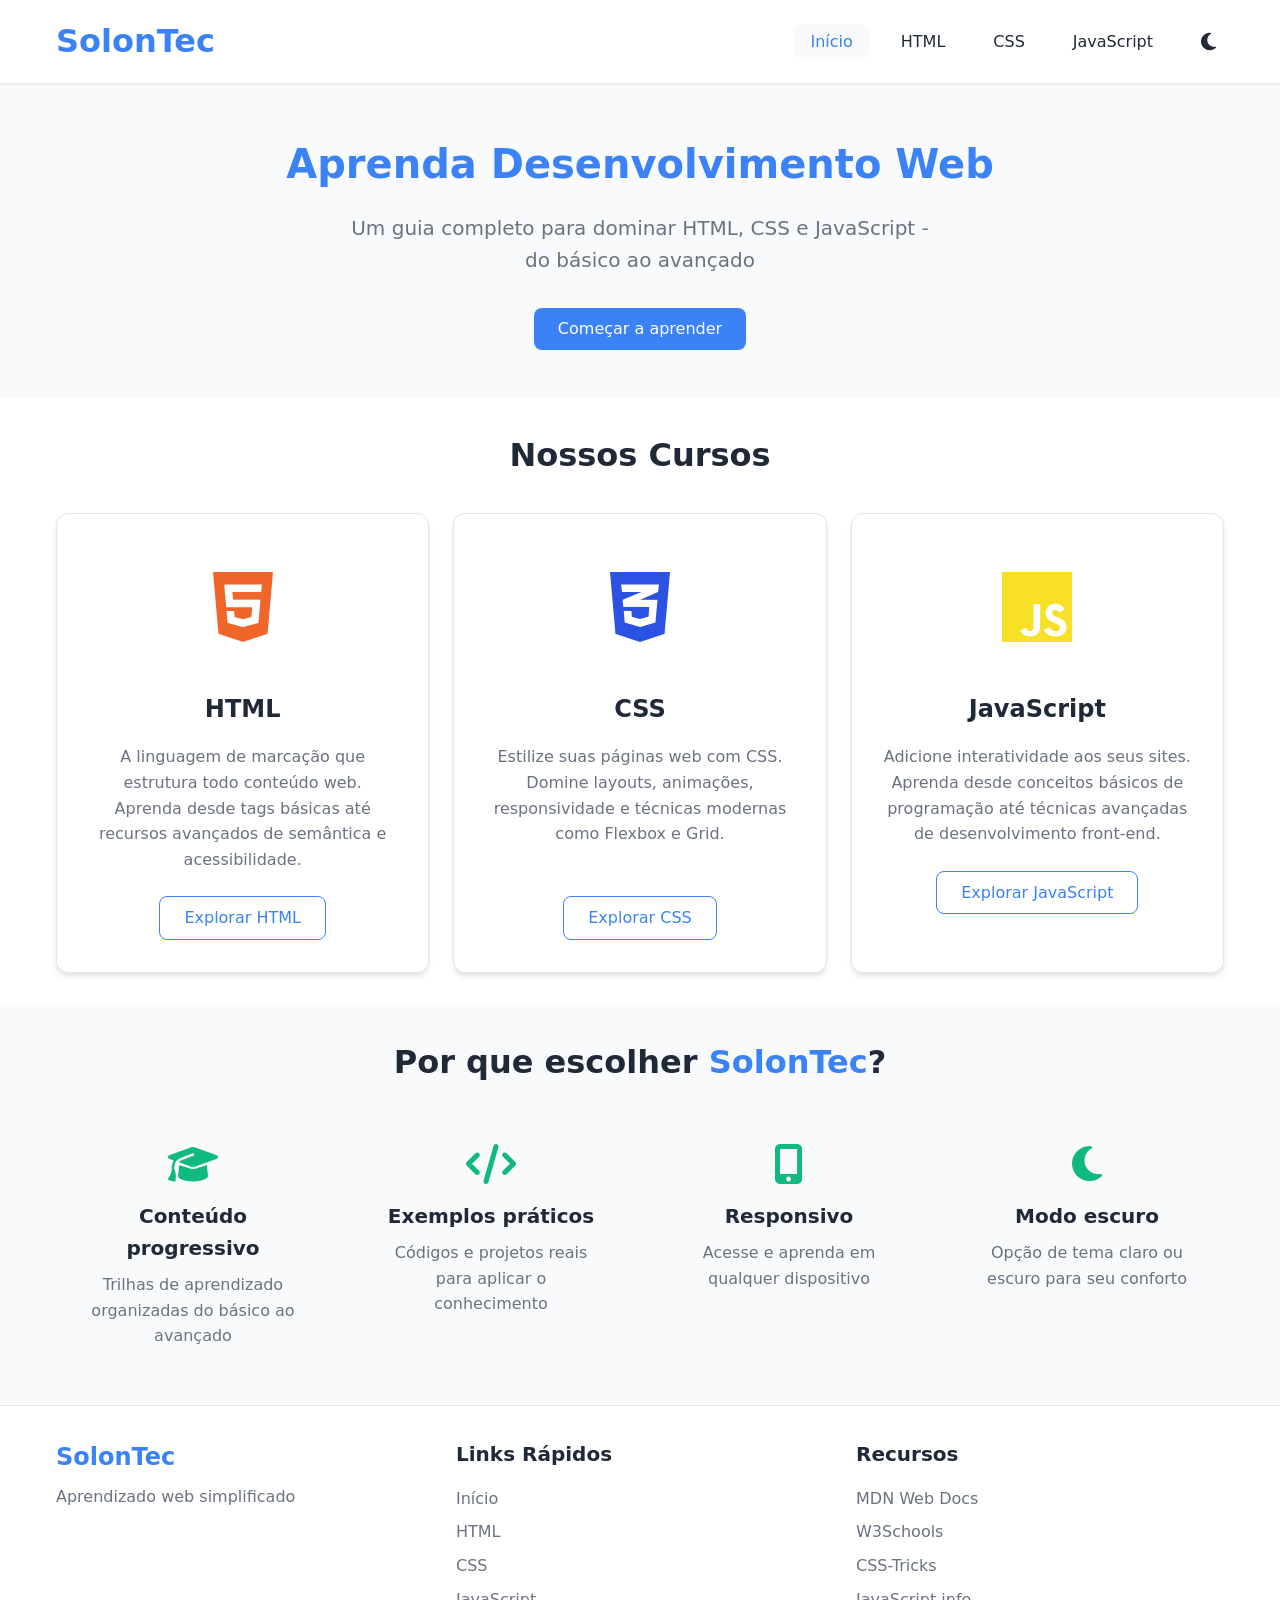
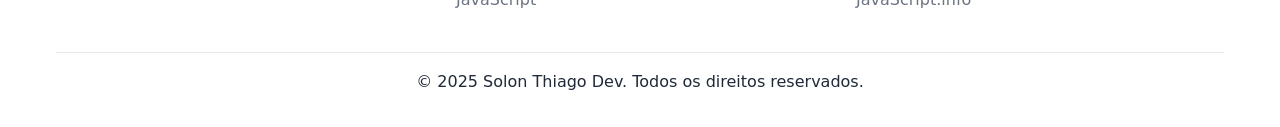
<file: index.html>
<!DOCTYPE html>
<html lang="pt-br">
<head>
    <meta charset="UTF-8">
    <meta name="viewport" content="width=device-width, initial-scale=1.0">
    <title>SolonTec - Aprenda Desenvolvimento Web</title>
    <link rel="stylesheet" href="style.css">
    <link rel="stylesheet" href="https://cdnjs.cloudflare.com/ajax/libs/font-awesome/6.4.0/css/all.min.css">
</head>
<body>
    <header class="header">
        <div class="container">
            <div class="logo">
                <h1><a href="index.html">SolonTec</a></h1>
            </div>
            <nav class="main-nav">
                <button class="menu-toggle" aria-label="Abrir menu">
                    <i class="fas fa-bars"></i>
                </button>
                <ul class="nav-list">
                    <li><a href="index.html" class="active">Início</a></li>
                    <li><a href="html.html">HTML</a></li>
                    <li><a href="css.html">CSS</a></li>
                    <li><a href="javascript.html">JavaScript</a></li>
                </ul>
                <button class="theme-toggle" aria-label="Alternar tema claro/escuro">
                    <i class="fas fa-moon"></i>
                </button>
            </nav>
        </div>
    </header>

    <main>
        <section class="hero">
            <div class="container">
                <h2>Aprenda Desenvolvimento Web</h2>
                <p>Um guia completo para dominar HTML, CSS e JavaScript - do básico ao avançado</p>
                <div class="hero-buttons">
                    <a href="#courses" class="btn btn-primary">Começar a aprender</a>
                </div>
            </div>
        </section>

        <section id="courses" class="courses">
            <div class="container">
                <h2 class="section-title">Nossos Cursos</h2>
                <div class="course-grid">
                    <div class="course-card">
                        <div class="course-icon">
                            <i class="fab fa-html5"></i>
                        </div>
                        <h3>HTML</h3>
                        <p>A linguagem de marcação que estrutura todo conteúdo web. Aprenda desde tags básicas até recursos avançados de semântica e acessibilidade.</p>
                        <a href="html.html" class="btn btn-outline">Explorar HTML</a>
                    </div>

                    <div class="course-card">
                        <div class="course-icon2">
                            <i class="fab fa-css3-alt"></i>
                        </div>
                        <h3>CSS</h3>
                        <p>Estilize suas páginas web com CSS. Domine layouts, animações, responsividade e técnicas modernas como Flexbox e Grid.</p><br>
                        <a href="css.html" class="btn btn-outline">Explorar CSS</a>
                    </div>

                    <div class="course-card">
                        <div class="course-icon3">
                            <i class="fab fa-js"></i>
                        </div>
                        <h3>JavaScript</h3>
                        <p>Adicione interatividade aos seus sites. Aprenda desde conceitos básicos de programação até técnicas avançadas de desenvolvimento front-end.</p>
                        <a href="javascript.html" class="btn btn-outline">Explorar JavaScript</a>
                    </div>
                </div>
            </div>
        </section>

        <section class="features">
            <div class="container">
                <h2 class="section-title">Por que escolher <span style="color: #3b82f6;">SolonTec</span>?</h2>
                <div class="features-grid">
                    <div class="feature">
                        <i class="fas fa-graduation-cap"></i>
                        <h3>Conteúdo progressivo</h3>
                        <p>Trilhas de aprendizado organizadas do básico ao avançado</p>
                    </div>
                    <div class="feature">
                        <i class="fas fa-code"></i>
                        <h3>Exemplos práticos</h3>
                        <p>Códigos e projetos reais para aplicar o conhecimento</p>
                    </div>
                    <div class="feature">
                        <i class="fas fa-mobile-alt"></i>
                        <h3>Responsivo</h3>
                        <p>Acesse e aprenda em qualquer dispositivo</p>
                    </div>
                    <div class="feature">
                        <i class="fas fa-moon"></i>
                        <h3>Modo escuro</h3>
                        <p>Opção de tema claro ou escuro para seu conforto</p>
                    </div>
                </div>
            </div>
        </section>
    </main>

    <footer class="footer">
        <div class="container">
            <div class="footer-content">
                <div class="footer-logo">
                    <h2>SolonTec</h2>
                    <p>Aprendizado web simplificado</p>
                </div>
                <div class="footer-links">
                    <h3>Links Rápidos</h3>
                    <ul>
                        <li><a href="index.html">Início</a></li>
                        <li><a href="html.html">HTML</a></li>
                        <li><a href="css.html">CSS</a></li>
                        <li><a href="javascript.html">JavaScript</a></li>
                    </ul>
                </div>
                <div class="footer-resources">
                    <h3>Recursos</h3>
                    <ul>
                        <li><a href="https://developer.mozilla.org/pt-BR/" target="_blank" rel="noopeneer noreferrer">MDN Web Docs</a></li>
                        <li><a href="https://www.w3schools.com/" target="_blank" rel="noopeneer noreferrer">W3Schools</a></li>
                        <li><a href="https://css-tricks.com/" target="_blank" rel="noopeneer noreferrer">CSS-Tricks</a></li>
                        <li><a href="https://javascript.info/" target="_blank" rel="noopeneer noreferrer">JavaScript.info</a></li>
                    </ul>
                </div>
            </div>
            <div class="footer-bottom">
                <p>&copy; 2025 Solon Thiago Dev. Todos os direitos reservados.</p>
            </div>
        </div>
    </footer>

    <script src="script.js"></script>
</body>
</html>
</file>
<file: style.css>
/* Variáveis */
:root {
    /* Cores - Tema Claro */
    --cor-primaria: #3b82f6;
    --cor-secundaria: #10b981;
    --cor-texto: #1f2937;
    --cor-texto-claro: #6b7280;
    --cor-fundo: #ffffff;
    --cor-fundo-alt: #f9fafb;
    --cor-borda: #e5e7eb;
    --cor-card: #ffffff;
    --cor-destaque: #eef2ff;
    --cor-codigo-fundo: #f3f4f6;
    --cor-codigo-texto: #111827;
    
    /* Configurações de fonte */
    --fonte-principal: 'Segoe UI', system-ui, sans-serif;
    --fonte-codigo: 'Consolas', 'Monaco', monospace;
    
    /* Espaçamento */
    --espaco-xs: 4px;
    --espaco-sm: 8px;
    --espaco-md: 16px;
    --espaco-lg: 24px;
    --espaco-xl: 32px;
    --espaco-xxl: 48px;
    
    /* Raios de borda */
    --borda-sm: 4px;
    --borda-md: 8px;
    --borda-lg: 12px;
    
    /* Sombras */
    --sombra-sm: 0 1px 2px rgba(0, 0, 0, 0.05);
    --sombra-md: 0 4px 6px -1px rgba(0, 0, 0, 0.1), 0 2px 4px -1px rgba(0, 0, 0, 0.06);
    --sombra-lg: 0 10px 15px -3px rgba(0, 0, 0, 0.1), 0 4px 6px -2px rgba(0, 0, 0, 0.05);
    
    /* Transições */
    --transicao: all 0.3s ease;
}

/* Tema Escuro */
.dark-mode {
    --cor-primaria: #60a5fa;
    --cor-secundaria: #34d399;
    --cor-texto: #f9fafb;
    --cor-texto-claro: #9ca3af;
    --cor-fundo: #111827;
    --cor-fundo-alt: #1f2937;
    --cor-borda: #374151;
    --cor-card: #1f2937;
    --cor-destaque: #2563eb;
    --cor-codigo-fundo: #282c34;
    --cor-codigo-texto: #e5e7eb;
}

/* Reset */
*, *::before, *::after {
    box-sizing: border-box;
    margin: 0;
    padding: 0;
}

html {
    scroll-behavior: smooth;
}

body {
    font-family: var(--fonte-principal);
    color: var(--cor-texto);
    background-color: var(--cor-fundo);
    line-height: 1.6;
    font-size: 16px;
    transition: var(--transicao);
}

/* Container */
.container {
    width: 100%;
    max-width: 1200px;
    margin: 0 auto;
    padding: 0 var(--espaco-md);
}

/* Header */
.header {
    background-color: white;
    border-bottom: 1px solid var(--cor-borda);
    position: sticky;
    top: 0;
    z-index: 100;
    box-shadow: var(--sombra-sm);
    transition: var(--transicao);
}

.dark-mode .header {
    background-color: #111827;
}

.header .container {
    display: flex;
    justify-content: space-between;
    align-items: center;
    padding-top: var(--espaco-md);
    padding-bottom: var(--espaco-md);
}

.logo h1 a{
    font-size: 2rem;
    font-weight: 700;
    color: var(--cor-primaria);
    text-decoration: none;
}

.main-nav {
    display: flex;
    align-items: center;
}

.nav-list {
    display: flex;
    list-style: none;
    margin-right: var(--espaco-lg);
}

.nav-list li {
    margin-left: var(--espaco-md);
}

.nav-list a {
    color: var(--cor-texto);
    text-decoration: none;
    font-weight: 500;
    padding: var(--espaco-sm) var(--espaco-md);
    border-radius: var(--borda-md);
    transition: var(--transicao);
}

.nav-list a:hover, .nav-list a.active {
    color: var(--cor-primaria);
    background-color: var(--cor-fundo-alt);
}

.theme-toggle, .menu-toggle {
    background: none;
    border: none;
    color: var(--cor-texto);
    font-size: 1.25rem;
    cursor: pointer;
    padding: var(--espaco-sm);
    border-radius: 50%;
    display: flex;
    align-items: center;
    justify-content: center;
    transition: var(--transicao);
}

.theme-toggle:hover, .menu-toggle:hover {
    background-color: var(--cor-fundo-alt);
    color: var(--cor-primaria);
}

.menu-toggle {
    display: none;
}

/* Botões */
.btn {
    display: inline-block;
    padding: var(--espaco-sm) var(--espaco-lg);
    font-weight: 500;
    text-align: center;
    text-decoration: none;
    border-radius: var(--borda-md);
    transition: var(--transicao);
    cursor: pointer;
    border: none;
}

.btn-primary {
    background-color: var(--cor-primaria);
    color: white;
}

.btn-primary:hover {
    background-color: white;
    color: var(--cor-primaria);
    border: 2px solid var(--cor-primaria);
}

.btn-outline {
    background-color: transparent;
    border: 1px solid var(--cor-primaria);
    color: var(--cor-primaria);
}

.btn-outline:hover {
    background-color: var(--cor-primaria);
    color: white;
}

/* Hero section */
.hero {
    padding: var(--espaco-xxl) 0;
    background-color: var(--cor-fundo-alt);
    text-align: center;
}

.hero h2 {
    font-size: 2.5rem;
    margin-bottom: var(--espaco-md);
    color: var(--cor-primaria);
}

.hero p {
    font-size: 1.25rem;
    color: var(--cor-texto-claro);
    margin-bottom: var(--espaco-xl);
    max-width: 600px;
    margin-left: auto;
    margin-right: auto;
}

.hero-buttons {
    display: flex;
    justify-content: center;
    gap: var(--espaco-md);
}

/* Cursos */
.courses {
    padding: var(--espaco-xl) 0;
}

.section-title {
    text-align: center;
    font-size: 2rem;
    margin-bottom: var(--espaco-xl);
    color: var(--cor-texto);
}

.course-grid {
    display: grid;
    grid-template-columns: repeat(auto-fit, minmax(300px, 1fr));
    gap: var(--espaco-lg);
}

.course-card {
    background-color: var(--cor-card);
    border-radius: var(--borda-lg);
    padding: var(--espaco-xl);
    text-align: center;
    box-shadow: var(--sombra-md);
    transition: var(--transicao);
    border: 1px solid var(--cor-borda);
}

.course-card:hover {
    transform: translateY(-5px);
    box-shadow: var(--sombra-lg);
}

.dark-mode .course-card:hover {
    transform: translateY(-5px);
    box-shadow: var(--sombra-lg);
    border: 1px solid var(--cor-primaria);
}

.course-icon {
    font-size: 5rem;
    margin-bottom: var(--espaco-md);
}

.course-icon i {
    color: #f0662a;
}

.course-icon2 {
    font-size: 5rem;
    margin-bottom: var(--espaco-md);
}

.course-icon2 i {
    color: #2c52e4;
}

.course-icon3 {
    font-size: 5rem;
    margin-bottom: var(--espaco-md);
}

.course-icon3 i {
    color: #f7e025;
}

.course-card h3 {
    font-size: 1.5rem;
    margin-bottom: var(--espaco-md);
    color: var(--cor-texto);
}

.course-card p {
    color: var(--cor-texto-claro);
    margin-bottom: var(--espaco-lg);
}

/* Recursos */
.features {
    padding: var(--espaco-xl) 0;
    background-color: var(--cor-fundo-alt);
}

.features-grid {
    display: grid;
    grid-template-columns: repeat(auto-fit, minmax(250px, 1fr));
    gap: var(--espaco-lg);
}

.feature {
    text-align: center;
    padding: var(--espaco-lg);
}

.feature i {
    font-size: 2.5rem;
    color: var(--cor-secundaria);
    margin-bottom: var(--espaco-md);
}

.feature h3 {
    font-size: 1.25rem;
    margin-bottom: var(--espaco-sm);
    color: var(--cor-texto);
}

.feature p {
    color: var(--cor-texto-claro);
}

/* Página de conteúdo */
.page-header {
    padding: var(--espaco-xl) 0;
    text-align: center;
    background-color: var(--cor-fundo-alt);
    border-bottom: 1px solid var(--cor-borda);
}

.html-header {
    background-color: #f0662a;
    color: white;
}

.dark-mode .html-header {
    background-color: #5c2b26;
}

.css-header {
    background-color: #2c52e4;
    color: white;
}

.dark-mode .css-header {
    background-color: #1e3a5f;
}

.js-header {
    background-color: #f7e025;
}

#color_text {
    color: black;
}

.dark-mode .js-header {
    background-color: #5c4d1e;
}

.dark-mode .js-header #color_text {
    color: white;
}

.page-header h1 {
    font-size: 2.5rem;
    margin-bottom: var(--espaco-sm);
    display: flex;
    align-items: center;
    justify-content: center;
    gap: var(--espaco-sm);
}

.page-header i {
    font-size: 2rem;
}

.page-header p {
    font-size: 1.25rem;
    color: white;
}

.content-page {
    padding: var(--espaco-xl) 0;
}

.content-page .container {
    display: grid;
    grid-template-columns: 250px 1fr;
    gap: var(--espaco-xl);
}

.sidebar {
    position: sticky;
    top: 100px;
    height: fit-content;
}

.content-nav {
    background-color: var(--cor-card);
    border-radius: var(--borda-lg);
    padding: var(--espaco-lg);
    box-shadow: var(--sombra-md);
    border: 1px solid var(--cor-borda);
}

.content-nav h3 {
    margin-bottom: var(--espaco-md);
    font-size: 1.25rem;
    color: var(--cor-texto);
}

.content-nav ul {
    list-style: none;
}

.content-nav li {
    margin-bottom: var(--espaco-sm);
}

.content-nav a {
    color: var(--cor-texto-claro);
    text-decoration: none;
    display: block;
    padding: var(--espaco-sm);
    border-radius: var(--borda-sm);
    transition: var(--transicao);
}

.content-nav a:hover {
    background-color: var(--cor-fundo-alt);
    color: var(--cor-primaria);
    font-weight: bold;
}

.level-section {
    margin-bottom: var(--espaco-xxl);
}

.level-section h2 {
    font-size: 2rem;
    margin-bottom: var(--espaco-xl);
    padding-bottom: var(--espaco-sm);
    border-bottom: 2px solid var(--cor-primaria);
    color: var(--cor-texto);
}

.topic {
    margin-bottom: var(--espaco-xl);
}

.topic h3 {
    font-size: 1.5rem;
    margin-bottom: var(--espaco-md);
    color: var(--cor-texto);
}

.topic p {
    margin-bottom: var(--espaco-md);
    color: var(--cor-texto);
}

.code-example {
    background-color: var(--cor-codigo-fundo);
    border-radius: var(--borda-md);
    margin-bottom: var(--espaco-lg);
    overflow: hidden;
}

.code-example pre {
    padding: 0;
    margin: 0;
    overflow: auto;
}

.code-example code {
    font-family: var(--fonte-codigo);
    font-size: 0.9rem;
    padding: var(--espaco-md);
    display: block;
    color: var(--cor-codigo-texto);
    line-height: 1.5;
}

/* Rodapé */

.footer {
    background-color: var(--cor-fundo-alt);
    padding: var(--espaco-xl) 0;
    border-top: 1px solid var(--cor-borda);
}

.footer-content {
    display: grid;
    grid-template-columns: repeat(auto-fit, minmax(200px, 1fr));
    gap: var(--espaco-xl);
    margin-bottom: var(--espaco-xl);
}

.footer-logo h2 {
    font-size: 1.5rem;
    margin-bottom: var(--espaco-sm);
    color: var(--cor-primaria);
}

.footer-logo p {
    color: var(--cor-texto-claro);
}

.footer-links h3, .footer-resources h3 {
    font-size: 1.25rem;
    margin-bottom: var(--espaco-md);
    color: var(--cor-texto);
}

.footer-links ul, .footer-resources ul {
    list-style: none;
}

.footer-links li, .footer-resources li {
    margin-bottom: var(--espaco-sm);
}

.footer-links a, .footer-resources a {
    color: var(--cor-texto-claro);
    text-decoration: none;
    transition: var(--transicao);
}

.footer-links a:hover, .footer-resources a:hover {
    color: var(--cor-primaria);
    font-weight: bold;
}

.footer-bottom {
    text-align: center;
    padding-top: var(--espaco-md);
    border-top: 1px solid var(--cor-borda);
}

.footer-bottom p {
    color: var black;
}

.footer {
    background-color: white;
}

.dark-mode .footer {
    background-color: #111827;
}

/* Responsividade */
@media (max-width: 900px) {
    .content-page .container {
        grid-template-columns: 1fr;
    }
    
    .sidebar {
        position: relative;
        top: 0;
    }
    
    .hero h2 {
        font-size: 2rem;
    }
    
    .hero p {
        font-size: 1rem;
    }
}

/* Atualizações para melhorar responsividade no arquivo style.css */

/* Ajustes para dispositivos móveis com foco no menu */
@media (max-width: 768px) {
    .nav-list {
        display: none;
        position: absolute;
        top: 100%;
        left: 0;
        width: 100%;
        background-color: var(--cor-fundo);
        flex-direction: column;
        padding: var(--espaco-md);
        margin: 0;
        box-shadow: var(--sombra-md);
        border-top: 1px solid var(--cor-borda);
        transition: all 0.3s ease;
        z-index: 1000;
    }
    
    .nav-list.open {
        display: flex;
    }
    
    .nav-list li {
        margin: var(--espaco-sm) 0;
        width: 100%;
    }
    
    .nav-list a {
        display: block;
        padding: var(--espaco-md);
        text-align: center;
    }

    .menu-toggle {
        display: flex;
        margin-right: var(--espaco-md);
        font-size: 1.5rem;
    }
    
    .hero-buttons {
        flex-direction: column;
        gap: var(--espaco-md);
    }
    
    .section-title {
        font-size: 1.75rem;
    }
}

/* Ajustes adicionais para telas muito pequenas */
@media (max-width: 480px) {
    .header .container {
        padding-top: var(--espaco-sm);
        padding-bottom: var(--espaco-sm);
    }

    .logo h1 a {
        font-size: 1.5rem;
    }
    
    .hero {
        padding: var(--espaco-xl) 0;
    }
    
    .hero h2 {
        font-size: 1.5rem;
        margin-bottom: var(--espaco-md);
    }
    
    .hero p {
        font-size: 1rem;
        margin-bottom: var(--espaco-lg);
    }
    
    .course-grid, .features-grid {
        grid-template-columns: 1fr;
    }
    
    .course-card {
        padding: var(--espaco-lg);
    }
    
    .footer-content {
        grid-template-columns: 1fr;
        text-align: center;
        gap: var(--espaco-lg);
    }
}
</file>
